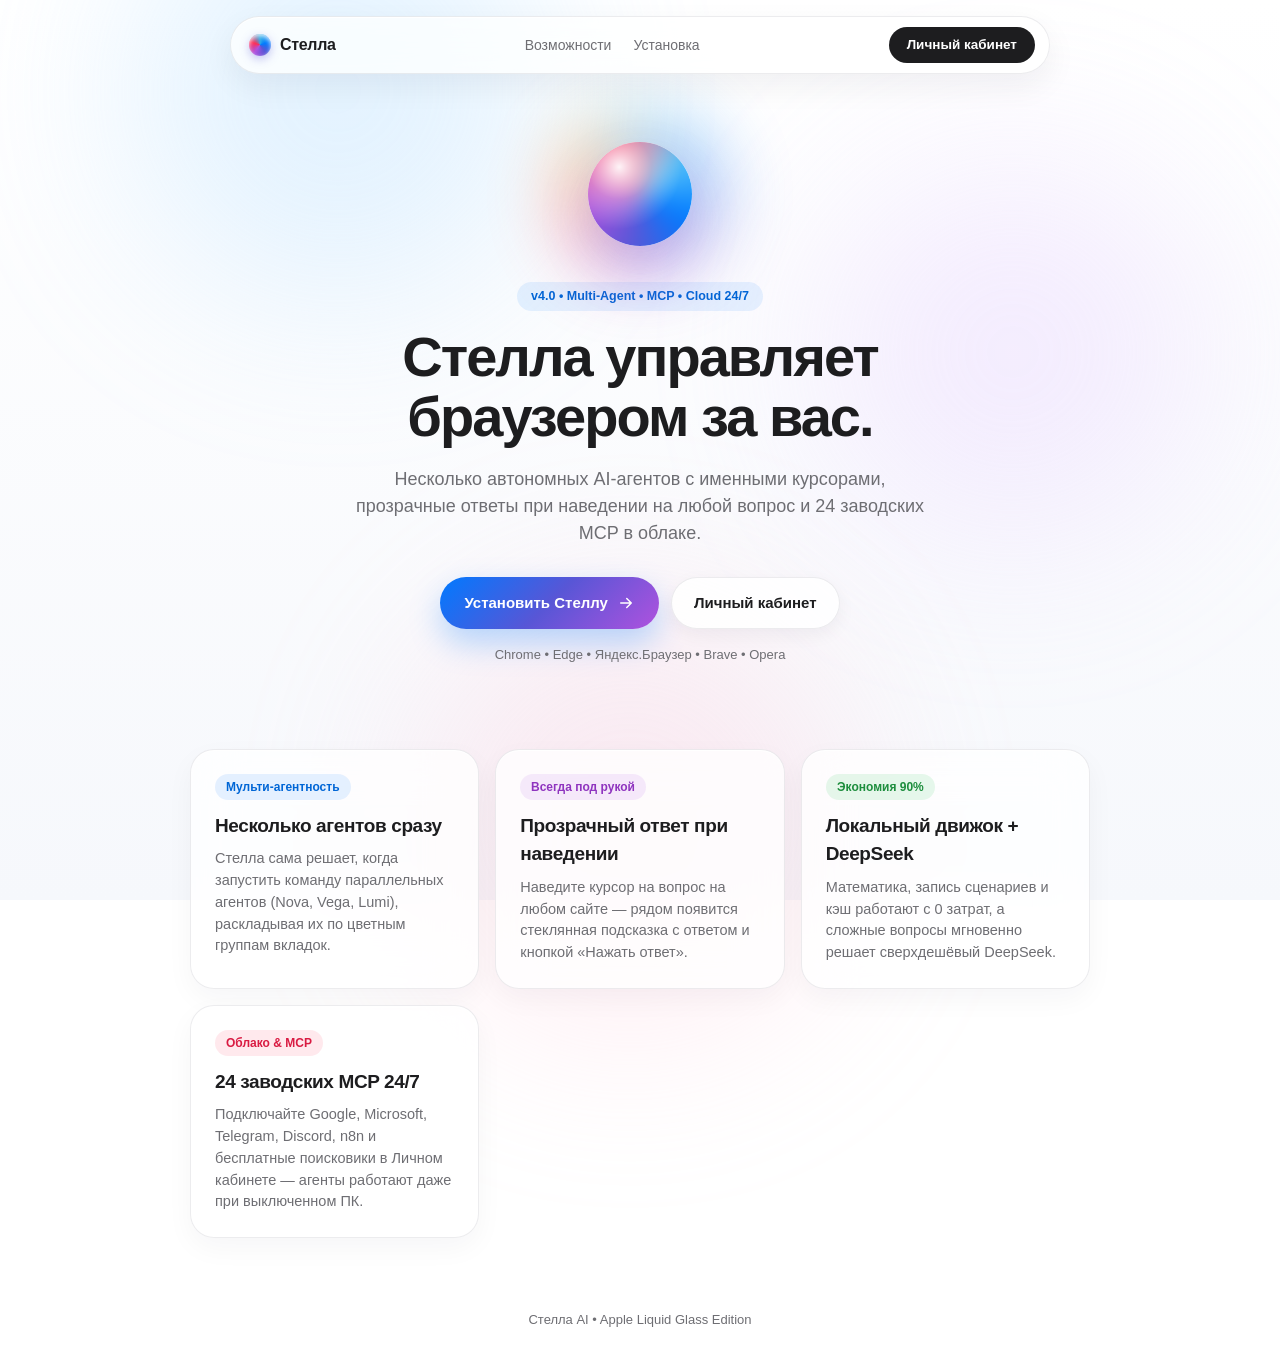
<file: index.html>
<!DOCTYPE html>
<html lang="ru">
<head>
  <meta charset="UTF-8" />
  <meta name="viewport" content="width=device-width, initial-scale=1.0" />
  <title>Стелла — AI-агент для браузера</title>
  <link rel="stylesheet" href="style.css" />
</head>
<body>
  <div class="aurora" aria-hidden="true">
    <div class="blob b1"></div>
    <div class="blob b2"></div>
    <div class="blob b3"></div>
  </div>

  <header class="nav-wrap">
    <nav class="nav-glass">
      <a href="index.html" class="nav-brand">
        <span class="mini-orb"></span>
        <span>Стелла</span>
      </a>
      <div class="nav-links">
        <a href="#features">Возможности</a>
        <a href="install.html">Установка</a>
      </div>
      <a href="account.html" class="nav-cta">Личный кабинет</a>
    </nav>
  </header>

  <main>
    <!-- Hero Section -->
    <section class="hero">
      <div class="orb-stage">
        <div class="orb-glow"></div>
        <div class="orb">
          <div class="orb-mesh"></div>
          <div class="orb-specular"></div>
        </div>
      </div>

      <span class="hero-pill">v4.0 • Multi-Agent • MCP • Cloud 24/7</span>
      <h1 class="hero-title">Стелла управляет браузером за вас.</h1>
      <p class="hero-sub">
        Несколько автономных AI-агентов с именными курсорами, прозрачные ответы при наведении на любой вопрос и 24 заводских MCP в облаке.
      </p>

      <div class="hero-actions">
        <a href="install.html" class="btn-primary">
          <span>Установить Стеллу</span>
          <svg viewBox="0 0 24 24" fill="none" stroke="currentColor" stroke-width="2" stroke-linecap="round" stroke-linejoin="round">
            <path d="M5 12h14m-6-6 6 6-6 6"/>
          </svg>
        </a>
        <a href="account.html" class="btn-secondary">
          Личный кабинет
        </a>
      </div>

      <p class="hero-note">Chrome • Edge • Яндекс.Браузер • Brave • Opera</p>
    </section>

    <!-- Features Bento -->
    <section class="section" id="features">
      <div class="bento">
        <article class="card">
          <div class="card-badge blue">Мульти-агентность</div>
          <h3>Несколько агентов сразу</h3>
          <p>Стелла сама решает, когда запустить команду параллельных агентов (Nova, Vega, Lumi), раскладывая их по цветным группам вкладок.</p>
        </article>

        <article class="card">
          <div class="card-badge purple">Всегда под рукой</div>
          <h3>Прозрачный ответ при наведении</h3>
          <p>Наведите курсор на вопрос на любом сайте — рядом появится стеклянная подсказка с ответом и кнопкой «Нажать ответ».</p>
        </article>

        <article class="card">
          <div class="card-badge green">Экономия 90%</div>
          <h3>Локальный движок + DeepSeek</h3>
          <p>Математика, запись сценариев и кэш работают с 0 затрат, а сложные вопросы мгновенно решает сверхдешёвый DeepSeek.</p>
        </article>

        <article class="card">
          <div class="card-badge pink">Облако & MCP</div>
          <h3>24 заводских MCP 24/7</h3>
          <p>Подключайте Google, Microsoft, Telegram, Discord, n8n и бесплатные поисковики в Личном кабинете — агенты работают даже при выключенном ПК.</p>
        </article>
      </div>
    </section>
  </main>

  <footer class="footer">
    <p>Стелла AI • Apple Liquid Glass Edition</p>
  </footer>

  <script src="app.js"></script>
</body>
</html>
</file>
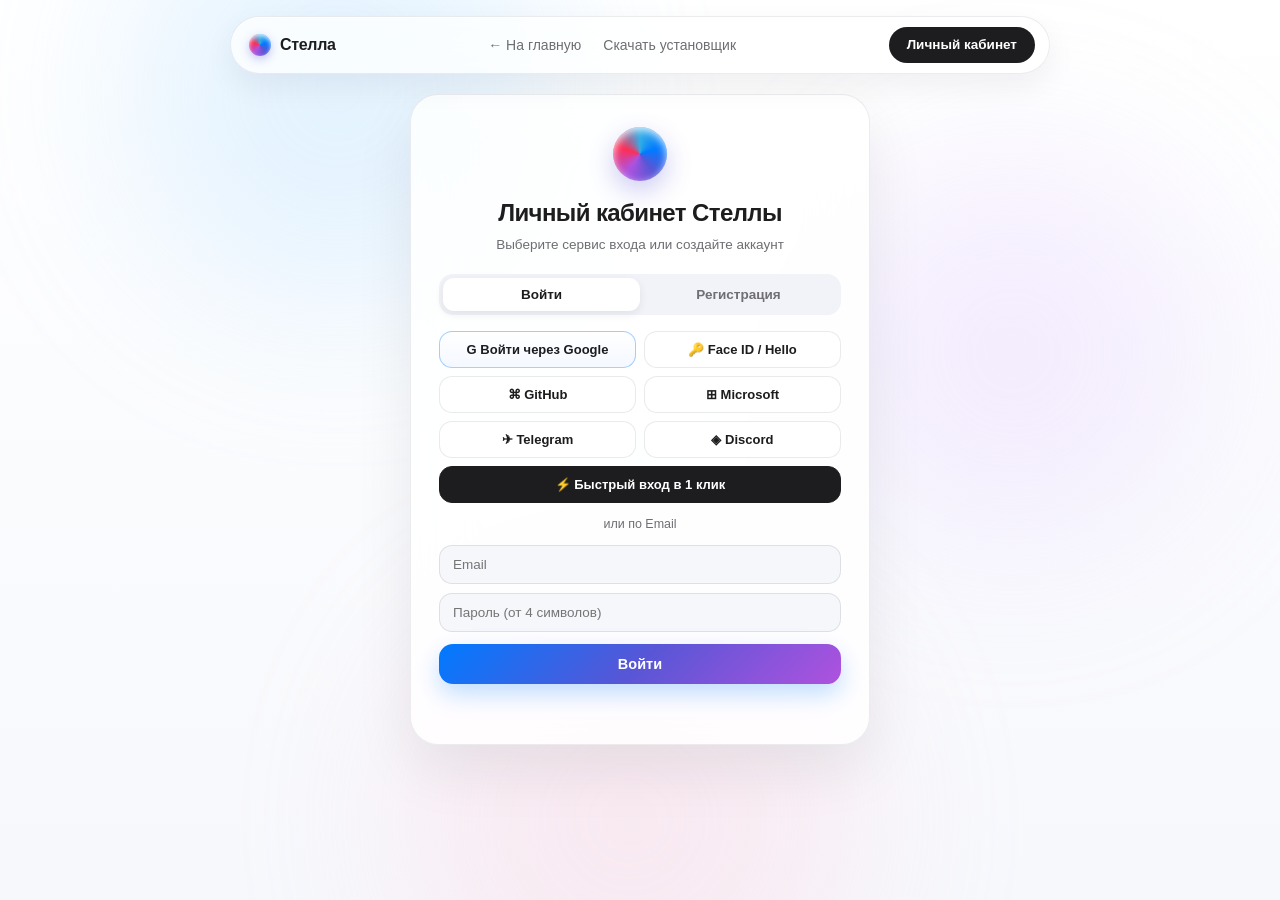
<file: account.html>
<!DOCTYPE html>
<html lang="ru">
<head>
  <meta charset="UTF-8" />
  <meta name="viewport" content="width=device-width, initial-scale=1.0" />
  <title>Личный кабинет — Стелла AI</title>
  <link rel="stylesheet" href="style.css" />
  <style>
    .account-shell {
      max-width: 920px;
      margin: 28px auto 64px;
      padding: 0 20px;
    }
    .auth-card {
      max-width: 460px;
      margin: 36px auto 0;
      padding: 32px 28px;
      border-radius: 28px;
      background: rgba(255, 255, 255, 0.86);
      backdrop-filter: blur(28px) saturate(190%);
      border: 1px solid rgba(15, 23, 42, 0.08);
      box-shadow: 0 24px 60px rgba(15, 23, 42, 0.08), inset 0 1px 0 rgba(255, 255, 255, 0.95);
      text-align: center;
    }
    .auth-orb {
      width: 54px;
      height: 54px;
      margin: 0 auto 14px;
      border-radius: 50%;
      background: conic-gradient(from 0deg, #32ade6, #007aff, #5856d6, #af52de, #ff2d55, #32ade6);
      box-shadow: 0 10px 26px rgba(88, 86, 214, 0.3), inset 0 3px 8px rgba(255, 255, 255, 0.85);
      animation: spin 7s linear infinite;
    }
    .segmented {
      display: grid;
      grid-template-columns: 1fr 1fr;
      padding: 4px;
      border-radius: 14px;
      background: #f1f3f8;
      margin: 18px 0 16px;
    }
    .seg-btn {
      padding: 9px 12px;
      border: none;
      border-radius: 11px;
      background: transparent;
      color: var(--muted);
      font-size: 13.5px;
      font-weight: 600;
      cursor: pointer;
      transition: all 0.22s ease;
    }
    .seg-btn.active {
      background: #ffffff;
      color: var(--text);
      box-shadow: 0 3px 10px rgba(15, 23, 42, 0.08);
    }
    .provider-grid {
      display: grid;
      grid-template-columns: 1fr 1fr;
      gap: 8px;
      margin-bottom: 12px;
    }
    .prov-btn {
      display: flex;
      align-items: center;
      justify-content: center;
      gap: 7px;
      padding: 10px 12px;
      border-radius: 13px;
      border: 1px solid rgba(15, 23, 42, 0.09);
      background: #ffffff;
      color: var(--text);
      font-size: 13px;
      font-weight: 600;
      cursor: pointer;
      transition: transform 0.2s var(--bounce), border-color 0.2s ease, box-shadow 0.2s ease;
    }
    .prov-btn:hover {
      transform: translateY(-1px);
      border-color: #007aff;
      box-shadow: 0 6px 16px rgba(0, 122, 255, 0.12);
    }
    .prov-btn.primary-dark {
      grid-column: 1 / -1;
      background: #1d1d1f;
      border-color: #1d1d1f;
      color: #ffffff;
    }
    .prov-btn.google-live {
      border-color: rgba(0, 122, 255, 0.35);
      background: linear-gradient(180deg, #ffffff, #f4f8ff);
    }
    .auth-fields {
      display: flex;
      flex-direction: column;
      gap: 9px;
      text-align: left;
      margin-top: 10px;
    }
    .auth-fields input, .auth-fields select {
      width: 100%;
      padding: 11px 13px;
      border-radius: 13px;
      border: 1px solid rgba(15, 23, 42, 0.1);
      background: #f6f7fb;
      color: var(--text);
      font-size: 13.5px;
      outline: none;
    }
    .auth-fields input:focus, .auth-fields select:focus {
      border-color: #007aff;
      background: #ffffff;
    }
    .auth-submit {
      width: 100%;
      margin-top: 12px;
      padding: 12px;
      border-radius: 14px;
      border: none;
      background: linear-gradient(135deg, #007aff, #5856d6, #af52de);
      color: #fff;
      font-size: 14.5px;
      font-weight: 600;
      cursor: pointer;
      box-shadow: 0 10px 24px rgba(0, 122, 255, 0.25);
    }
    .ws-tabs {
      display: inline-flex;
      gap: 6px;
      padding: 5px;
      border-radius: 999px;
      background: #f1f3f8;
      margin-bottom: 18px;
    }
    .ws-tab {
      padding: 8px 16px;
      border-radius: 999px;
      border: none;
      background: transparent;
      color: var(--muted);
      font-size: 13.5px;
      font-weight: 600;
      cursor: pointer;
      transition: all 0.2s ease;
    }
    .ws-tab.active {
      background: #ffffff;
      color: var(--text);
      box-shadow: 0 3px 10px rgba(15, 23, 42, 0.08);
    }
  </style>
</head>
<body>
  <div class="aurora" aria-hidden="true">
    <div class="blob b1"></div>
    <div class="blob b2"></div>
    <div class="blob b3"></div>
  </div>

  <header class="nav-wrap">
    <nav class="nav-glass">
      <a href="index.html" class="nav-brand">
        <span class="mini-orb"></span>
        <span>Стелла</span>
      </a>
      <div class="nav-links">
        <a href="index.html">← На главную</a>
        <a href="downloads/Stella-Installer.bat" download>Скачать установщик</a>
      </div>
      <span class="nav-cta" id="headerUserChip">Личный кабинет</span>
    </nav>
  </header>

  <main class="account-shell">
    <!-- 1. DEDICATED AUTH CARD (LOGIN / REGISTER + APP PICKER) -->
    <section id="authView" class="auth-card">
      <div class="auth-orb"></div>
      <h1 style="font-size:24px;font-weight:700;letter-spacing:-0.025em;">Личный кабинет Стеллы</h1>
      <p style="font-size:13.5px;color:var(--muted);margin-top:4px;">Выберите сервис входа или создайте аккаунт</p>

      <div class="segmented">
        <button class="seg-btn active" id="tabLogin">Войти</button>
        <button class="seg-btn" id="tabRegister">Регистрация</button>
      </div>

      <!-- App / Provider Picker -->
      <div class="provider-grid">
        <button class="prov-btn google-live" data-oauth="google">G Войти через Google</button>
        <button class="prov-btn" id="passkeyBtn">🔑 Face ID / Hello</button>
        <button class="prov-btn" data-oauth="github">⌘ GitHub</button>
        <button class="prov-btn" data-oauth="microsoft">⊞ Microsoft</button>
        <button class="prov-btn" data-oauth="telegram">✈ Telegram</button>
        <button class="prov-btn" data-oauth="discord">◈ Discord</button>
        <button class="prov-btn primary-dark" id="quickOneClickBtn">⚡ Быстрый вход в 1 клик</button>
      </div>

      <div class="divider"><span>или по Email</span></div>

      <div class="auth-fields">
        <input type="text" id="siteName" class="reg-only hidden" placeholder="Ваше имя" />
        <input type="email" id="siteEmail" placeholder="Email" />
        <input type="password" id="sitePass" placeholder="Пароль (от 4 символов)" />
        <select id="siteCountry" class="reg-only hidden">
          <option value="KZ">🇰🇿 Казахстан — Kundelik.kz, BilimLand, eGov</option>
          <option value="RU" selected>🇷🇺 Россия — Дневник.ру, МЭШ, Госуслуги</option>
          <option value="OTHER">🌍 Другая страна — Global Workspace</option>
        </select>
        <label class="consent-row reg-only hidden">
          <input type="checkbox" id="siteConsent" checked />
          <span>Даю согласие на запуск облачных задач и подключение официальных MCP/API.</span>
        </label>
      </div>

      <button class="auth-submit" id="authSubmitBtn">Войти</button>
      <p id="siteAuthStatus" class="status-msg"></p>
    </section>

    <!-- 2. DEDICATED PERSONAL ACCOUNT WORKSPACE (WHEN SIGNED IN) -->
    <section id="dashView" class="glass-panel hidden" style="text-align:left;">
      <div class="dash-top">
        <div>
          <h2 id="dashUserTitle" style="font-size:24px;">Личный кабинет</h2>
          <p id="dashUserMeta" class="panel-sub" style="margin:2px 0 0;"></p>
        </div>
        <button class="btn-small" id="siteLogoutBtn">Выйти</button>
      </div>

      <div class="ws-tabs" id="wsTabs">
        <button class="ws-tab active" data-ws="agents">☁️ Облачные агенты</button>
        <button class="ws-tab" data-ws="mcps">🏭 Заводские MCP (24)</button>
        <button class="ws-tab" data-ws="profile">👤 Профиль и регион</button>
      </div>

      <!-- TAB 1: Cloud Agents 24/7 -->
      <div id="ws-agents">
        <div class="dash-grid">
          <div class="sub-card">
            <h4>☁️ Запустить облачного агента (24/7)</h4>
            <select id="cloudAgentRole">
              <option value="manus">🧠 Manus Research Agent (Автономный)</option>
              <option value="google">🔵 Google Workspace Agent</option>
              <option value="microsoft">🟦 Microsoft 365 Agent</option>
              <option value="mail">✉️ Почтовый агент (Все почты)</option>
              <option value="messengers">💬 Мессенджер-агент (TG/WhatsApp/Discord)</option>
              <option value="search">🔎 Поисковый агент (Wiki/DuckDuckGo/Web)</option>
              <option value="automation">⚡ Агент автоматизаций (n8n/Make/GitHub)</option>
              <option value="study">🎓 Учебный агент (Kundelik/Дневник.ру)</option>
            </select>
            <textarea id="cloudPrompt" rows="3" placeholder="Напишите задачу — она выполнится в облаке даже при выключенном ПК..."></textarea>
            <button class="btn-small primary" id="runCloudTaskBtn" style="margin-top:6px;width:100%;">Запустить в облаке</button>
          </div>
          <div class="sub-card">
            <h4>📋 История облачных задач</h4>
            <div id="cloudTasksList" class="tasks-list" style="max-height:260px;"></div>
          </div>
        </div>
      </div>

      <!-- TAB 2: Factory MCP Store (24) -->
      <div id="ws-mcps" class="hidden">
        <div class="browser-tabs" id="mcpFilterTabs" style="justify-content:flex-start;margin-bottom:14px;">
          <button class="b-tab active" data-cat="all">Все (24)</button>
          <button class="b-tab" data-cat="builtin">Бесплатные (0-клик)</button>
          <button class="b-tab" data-cat="google">Google</button>
          <button class="b-tab" data-cat="microsoft">Microsoft</button>
          <button class="b-tab" data-cat="messengers">Мессенджеры</button>
          <button class="b-tab" data-cat="mail">Почта</button>
          <button class="b-tab" data-cat="search">Поисковики</button>
          <button class="b-tab" data-cat="agents">Manus & Агенты</button>
          <button class="b-tab" data-cat="automation">Автоматизации</button>
        </div>
        <div id="mcpCatalogGrid" class="mcp-grid"></div>
      </div>

      <!-- TAB 3: Profile, Region & Connected MCPs -->
      <div id="ws-profile" class="hidden">
        <div class="dash-grid">
          <div class="sub-card">
            <h4>🌍 Региональные сервисы</h4>
            <div class="presets-row" id="dashPresets"></div>
            <p style="font-size:12.5px;color:var(--muted);">Эти сервисы автоматически учитываются агентами Стеллы в вашем профиле.</p>
          </div>
          <div class="sub-card">
            <h4>🔌 Активные подключения</h4>
            <div id="connsList" class="tasks-list" style="max-height:240px;"></div>
          </div>
        </div>
      </div>
    </section>
  </main>

  <script src="account.js"></script>
</body>
</html>
</file>
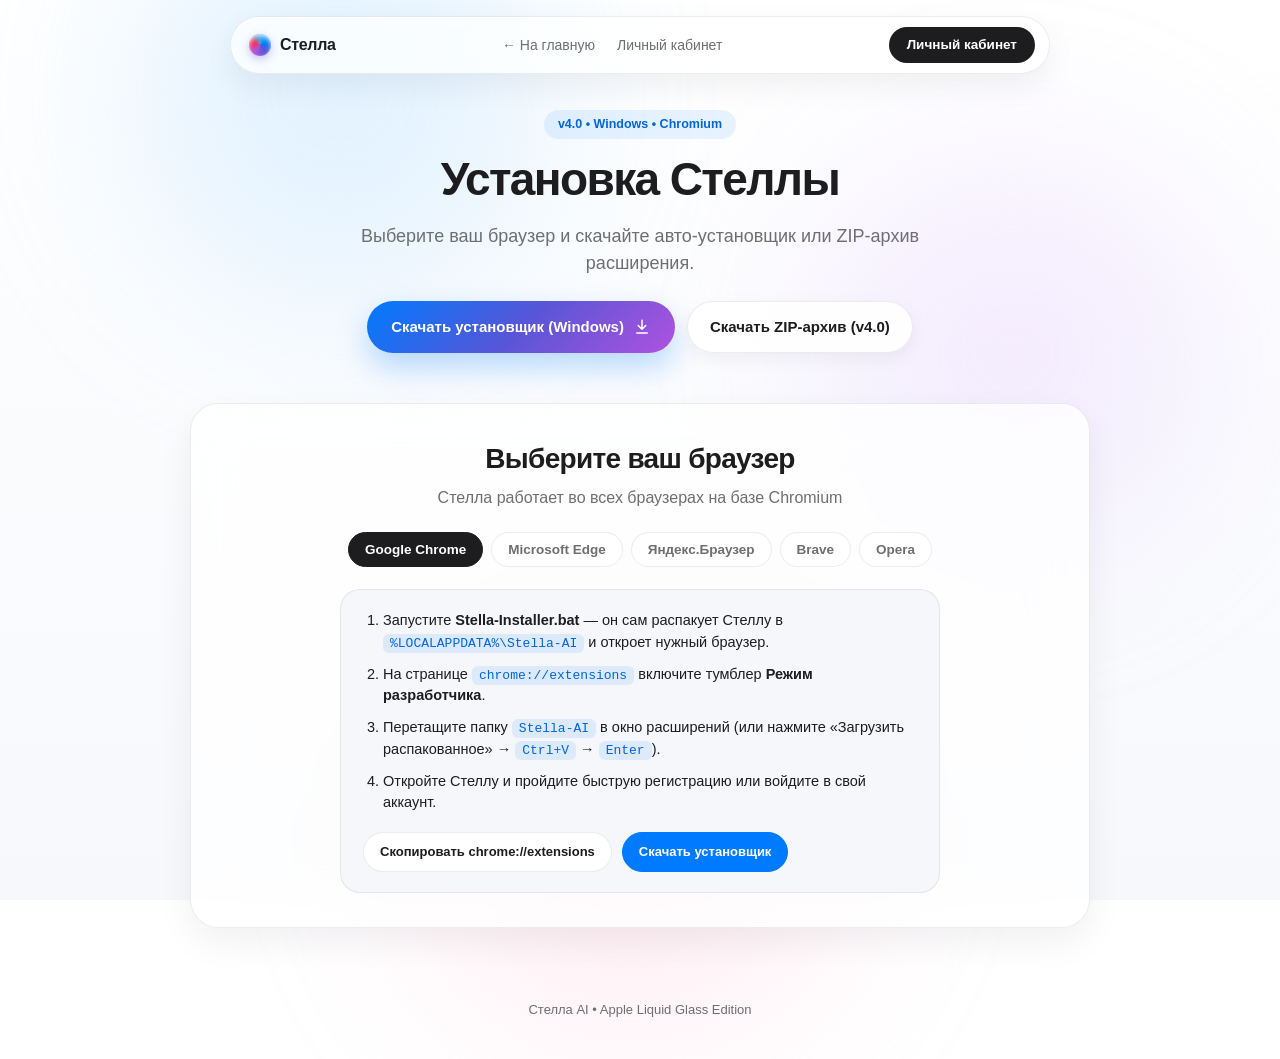
<file: install.html>
<!DOCTYPE html>
<html lang="ru">
<head>
  <meta charset="UTF-8" />
  <meta name="viewport" content="width=device-width, initial-scale=1.0" />
  <title>Установка и скачивание — Стелла AI</title>
  <link rel="stylesheet" href="style.css" />
</head>
<body>
  <div class="aurora" aria-hidden="true">
    <div class="blob b1"></div>
    <div class="blob b2"></div>
    <div class="blob b3"></div>
  </div>

  <header class="nav-wrap">
    <nav class="nav-glass">
      <a href="index.html" class="nav-brand">
        <span class="mini-orb"></span>
        <span>Стелла</span>
      </a>
      <div class="nav-links">
        <a href="index.html">← На главную</a>
        <a href="account.html">Личный кабинет</a>
      </div>
      <a href="account.html" class="nav-cta">Личный кабинет</a>
    </nav>
  </header>

  <main>
    <section class="hero" style="padding:52px 20px 24px;">
      <span class="hero-pill">v4.0 • Windows • Chromium</span>
      <h1 class="hero-title" style="font-size:clamp(30px,4.8vw,46px);">Установка Стеллы</h1>
      <p class="hero-sub" style="margin-bottom:24px;">
        Выберите ваш браузер и скачайте авто-установщик или ZIP-архив расширения.
      </p>
      <div class="hero-actions">
        <a href="downloads/Stella-Installer.bat" download class="btn-primary">
          <span>Скачать установщик (Windows)</span>
          <svg viewBox="0 0 24 24" fill="none" stroke="currentColor" stroke-width="2" stroke-linecap="round" stroke-linejoin="round">
            <path d="M12 3v12m0 0l-5-5m5 5l5-5M5 20h14"/>
          </svg>
        </a>
        <a href="downloads/stella-extension.zip" download class="btn-secondary">
          Скачать ZIP-архив (v4.0)
        </a>
      </div>
    </section>

    <section class="section" style="padding-top:10px;">
      <div class="glass-panel">
        <h2>Выберите ваш браузер</h2>
        <p class="panel-sub">Стелла работает во всех браузерах на базе Chromium</p>

        <div class="browser-tabs" id="browserTabs">
          <button class="b-tab active" data-browser="chrome">Google Chrome</button>
          <button class="b-tab" data-browser="edge">Microsoft Edge</button>
          <button class="b-tab" data-browser="yandex">Яндекс.Браузер</button>
          <button class="b-tab" data-browser="brave">Brave</button>
          <button class="b-tab" data-browser="opera">Opera</button>
        </div>

        <div class="install-box">
          <ol class="steps">
            <li>Запустите <strong>Stella-Installer.bat</strong> — он сам распакует Стеллу в <code>%LOCALAPPDATA%\Stella-AI</code> и откроет нужный браузер.</li>
            <li>На странице <code id="extUrl">chrome://extensions</code> включите тумблер <strong>Режим разработчика</strong>.</li>
            <li>Перетащите папку <code>Stella-AI</code> в окно расширений (или нажмите «Загрузить распакованное» → <code>Ctrl+V</code> → <code>Enter</code>).</li>
            <li>Откройте Стеллу и пройдите быструю регистрацию или войдите в свой аккаунт.</li>
          </ol>
          <div class="install-actions">
            <button class="btn-small" id="copyUrlBtn">Скопировать chrome://extensions</button>
            <a href="downloads/Stella-Installer.bat" download class="btn-small primary">Скачать установщик</a>
          </div>
        </div>
      </div>
    </section>
  </main>

  <footer class="footer">
    <p>Стелла AI • Apple Liquid Glass Edition</p>
  </footer>

  <script src="app.js"></script>
</body>
</html>
</file>
<file: style.css>
:root {
  --bg: #ffffff;
  --text: #1d1d1f;
  --muted: #6e6e73;
  --border: rgba(15, 23, 42, 0.08);
  --glass: rgba(255, 255, 255, 0.78);
  --spring: cubic-bezier(0.22, 1, 0.36, 1);
  --bounce: cubic-bezier(0.34, 1.56, 0.64, 1);
}

*, *::before, *::after {
  box-sizing: border-box;
  margin: 0;
  padding: 0;
}

html {
  scroll-behavior: smooth;
}

body {
  background: var(--bg);
  color: var(--text);
  font-family: -apple-system, BlinkMacSystemFont, "SF Pro Display", "SF Pro Text", "Segoe UI", Roboto, sans-serif;
  -webkit-font-smoothing: antialiased;
  line-height: 1.5;
  overflow-x: hidden;
}

.aurora {
  position: fixed;
  inset: 0;
  z-index: -1;
  pointer-events: none;
  background: linear-gradient(180deg, #ffffff 0%, #f6f8fc 100%);
}

.blob {
  position: absolute;
  border-radius: 50%;
  filter: blur(90px);
  opacity: 0.28;
}

.b1 { width: 420px; height: 420px; top: -120px; left: 10%; background: #9fd5ff; animation: drift 16s ease-in-out infinite alternate; }
.b2 { width: 380px; height: 380px; top: 18%; right: 6%; background: #dfc2ff; animation: drift 19s ease-in-out infinite alternate-reverse; }
.b3 { width: 440px; height: 440px; bottom: -140px; left: 32%; background: #ffc4d6; animation: drift 22s ease-in-out infinite alternate; }

@keyframes drift {
  0% { transform: translate(0, 0) scale(1); }
  100% { transform: translate(40px, 32px) scale(1.12); }
}

/* Navbar */
.nav-wrap {
  position: sticky;
  top: 16px;
  z-index: 50;
  display: flex;
  justify-content: center;
  padding: 0 16px;
}

.nav-glass {
  width: 100%;
  max-width: 820px;
  display: flex;
  align-items: center;
  justify-content: space-between;
  padding: 10px 14px 10px 18px;
  border-radius: 999px;
  background: rgba(255, 255, 255, 0.78);
  backdrop-filter: blur(26px) saturate(180%);
  border: 1px solid var(--border);
  box-shadow: 0 12px 32px rgba(15, 23, 42, 0.06), inset 0 1px 0 rgba(255, 255, 255, 0.95);
}

.nav-brand {
  display: inline-flex;
  align-items: center;
  gap: 9px;
  text-decoration: none;
  color: var(--text);
  font-weight: 600;
  font-size: 16px;
  letter-spacing: -0.02em;
}

.mini-orb {
  width: 22px;
  height: 22px;
  border-radius: 50%;
  background: conic-gradient(from 0deg, #32ade6, #007aff, #5856d6, #af52de, #ff2d55, #32ade6);
  box-shadow: 0 3px 10px rgba(88, 86, 214, 0.35), inset 0 2px 4px rgba(255, 255, 255, 0.8);
  animation: spin 7s linear infinite;
}

.nav-links {
  display: flex;
  gap: 22px;
}

.nav-links a {
  text-decoration: none;
  color: var(--muted);
  font-size: 14px;
  font-weight: 500;
  transition: color 0.2s ease;
}

.nav-links a:hover {
  color: var(--text);
}

.nav-cta {
  padding: 8px 18px;
  border-radius: 999px;
  background: #1d1d1f;
  color: #ffffff;
  text-decoration: none;
  font-size: 13.5px;
  font-weight: 600;
  transition: transform 0.25s var(--bounce), background 0.2s ease;
}

.nav-cta:hover {
  background: #007aff;
  transform: scale(1.04);
}

/* Hero */
.hero {
  max-width: 780px;
  margin: 0 auto;
  padding: 76px 20px 56px;
  text-align: center;
  display: flex;
  flex-direction: column;
  align-items: center;
}

.orb-stage {
  position: relative;
  width: 120px;
  height: 120px;
  margin-bottom: 28px;
  display: flex;
  align-items: center;
  justify-content: center;
}

.orb-glow {
  position: absolute;
  inset: -26px;
  border-radius: 50%;
  background: conic-gradient(from 0deg, #32ade6, #007aff, #5856d6, #af52de, #ff2d55, #ff9500, #32ade6);
  filter: blur(34px);
  opacity: 0.36;
  animation: spin 9s linear infinite;
}

.orb {
  position: relative;
  width: 104px;
  height: 104px;
  border-radius: 50%;
  overflow: hidden;
  background: #fff;
  box-shadow: 0 24px 50px rgba(88, 86, 214, 0.22), inset 0 0 0 2px rgba(255, 255, 255, 0.85);
  animation: float 4.6s ease-in-out infinite;
}

.orb-mesh {
  position: absolute;
  inset: -35%;
  background: conic-gradient(from 45deg, #5ac8fa, #007aff, #5856d6, #af52de, #ff2d55, #5ac8fa);
  filter: blur(12px);
  animation: spin 6.5s linear infinite;
}

.orb-specular {
  position: absolute;
  inset: 0;
  background: radial-gradient(circle at 30% 24%, rgba(255, 255, 255, 0.94), rgba(255, 255, 255, 0.3) 30%, transparent 58%);
}

@keyframes spin { to { transform: rotate(360deg); } }
@keyframes float {
  0%, 100% { transform: translateY(0); }
  50% { transform: translateY(-8px); }
}

.hero-pill {
  padding: 5px 14px;
  border-radius: 999px;
  background: rgba(0, 122, 255, 0.09);
  color: #0066d6;
  font-size: 12.5px;
  font-weight: 600;
  margin-bottom: 16px;
}

.hero-title {
  font-size: clamp(34px, 5.5vw, 56px);
  font-weight: 700;
  letter-spacing: -0.035em;
  line-height: 1.08;
  margin-bottom: 18px;
}

.hero-sub {
  font-size: 18px;
  color: var(--muted);
  max-width: 580px;
  margin-bottom: 30px;
}

.hero-actions {
  display: flex;
  flex-wrap: wrap;
  justify-content: center;
  gap: 12px;
  margin-bottom: 16px;
}

.btn-primary {
  display: inline-flex;
  align-items: center;
  gap: 9px;
  padding: 14px 24px;
  border-radius: 999px;
  background: linear-gradient(135deg, #007aff, #5856d6, #af52de);
  color: #ffffff;
  text-decoration: none;
  font-size: 15px;
  font-weight: 600;
  box-shadow: 0 14px 32px rgba(0, 122, 255, 0.28);
  transition: transform 0.28s var(--bounce), filter 0.2s ease;
}

.btn-primary svg { width: 18px; height: 18px; }
.btn-primary:hover { transform: translateY(-2px) scale(1.02); filter: brightness(1.06); }

.btn-secondary {
  display: inline-flex;
  align-items: center;
  padding: 14px 22px;
  border-radius: 999px;
  background: rgba(255, 255, 255, 0.85);
  border: 1px solid var(--border);
  color: var(--text);
  text-decoration: none;
  font-size: 15px;
  font-weight: 600;
  box-shadow: 0 6px 18px rgba(15, 23, 42, 0.05);
  transition: transform 0.25s var(--bounce), border-color 0.2s ease;
}

.btn-secondary:hover { transform: translateY(-2px); border-color: rgba(15, 23, 42, 0.2); }

.hero-note {
  font-size: 13px;
  color: var(--muted);
}

/* Sections & Bento */
.section {
  max-width: 940px;
  margin: 0 auto;
  padding: 28px 20px 44px;
}

.bento {
  display: grid;
  grid-template-columns: repeat(auto-fit, minmax(260px, 1fr));
  gap: 16px;
}

.card {
  padding: 24px;
  border-radius: 24px;
  background: var(--glass);
  backdrop-filter: blur(24px);
  border: 1px solid var(--border);
  box-shadow: 0 10px 28px rgba(15, 23, 42, 0.04), inset 0 1px 0 rgba(255, 255, 255, 0.95);
  transition: transform 0.35s var(--bounce), box-shadow 0.3s ease;
}

.card:hover {
  transform: translateY(-4px);
  box-shadow: 0 18px 40px rgba(15, 23, 42, 0.08);
}

.card-badge {
  display: inline-block;
  padding: 4px 11px;
  border-radius: 999px;
  font-size: 12px;
  font-weight: 600;
  margin-bottom: 12px;
}

.card-badge.blue { background: rgba(0, 122, 255, 0.1); color: #0066d6; }
.card-badge.purple { background: rgba(175, 82, 222, 0.11); color: #8f34bf; }
.card-badge.green { background: rgba(52, 199, 89, 0.12); color: #1e8e3e; }
.card-badge.pink { background: rgba(255, 45, 85, 0.1); color: #d91b42; }

.card h3 {
  font-size: 19px;
  font-weight: 600;
  letter-spacing: -0.02em;
  margin-bottom: 8px;
}

.card p {
  font-size: 14.5px;
  color: var(--muted);
}

/* Browser Selector Glass Panel */
.glass-panel {
  padding: 34px 28px;
  border-radius: 28px;
  background: var(--glass);
  backdrop-filter: blur(26px);
  border: 1px solid var(--border);
  box-shadow: 0 14px 36px rgba(15, 23, 42, 0.06);
  text-align: center;
}

.glass-panel h2 {
  font-size: 28px;
  font-weight: 700;
  letter-spacing: -0.025em;
  margin-bottom: 6px;
}

.panel-sub {
  color: var(--muted);
  margin-bottom: 22px;
}

.browser-tabs {
  display: flex;
  flex-wrap: wrap;
  justify-content: center;
  gap: 8px;
  margin-bottom: 22px;
}

.b-tab {
  padding: 9px 16px;
  border-radius: 999px;
  border: 1px solid var(--border);
  background: #ffffff;
  color: var(--muted);
  font-size: 13.5px;
  font-weight: 600;
  cursor: pointer;
  transition: all 0.25s var(--spring);
}

.b-tab.active, .b-tab:hover {
  background: #1d1d1f;
  border-color: #1d1d1f;
  color: #ffffff;
}

.install-box {
  text-align: left;
  max-width: 600px;
  margin: 0 auto;
  padding: 20px 22px;
  border-radius: 20px;
  background: #f6f7fb;
  border: 1px solid var(--border);
}

.steps {
  padding-left: 20px;
  display: flex;
  flex-direction: column;
  gap: 10px;
  font-size: 14.5px;
  margin-bottom: 18px;
}

.steps code {
  background: rgba(0, 122, 255, 0.1);
  color: #0066d6;
  padding: 2px 7px;
  border-radius: 6px;
  font-family: ui-monospace, SFMono-Regular, Menlo, Consolas, monospace;
  font-size: 13px;
}

.install-actions {
  display: flex;
  flex-wrap: wrap;
  gap: 10px;
}

.btn-small {
  padding: 9px 16px;
  border-radius: 999px;
  border: 1px solid var(--border);
  background: #ffffff;
  color: var(--text);
  font-size: 13px;
  font-weight: 600;
  cursor: pointer;
  text-decoration: none;
  transition: all 0.2s ease;
}

.btn-small.primary {
  background: #007aff;
  border-color: #007aff;
  color: #ffffff;
}

.footer {
  text-align: center;
  padding: 28px 16px 40px;
  color: var(--muted);
  font-size: 13px;
}

@media (max-width: 600px) {
  .nav-links { display: none; }
}

/* Stella Cloud Auth & Dashboard */
.hidden { display: none !important; }
.cloud-box { max-width: 760px; margin: 0 auto; text-align: left; }
.oauth-row { display: flex; flex-wrap: wrap; justify-content: center; gap: 10px; margin-bottom: 14px; }
.oauth-btn {
  padding: 9px 18px; border-radius: 999px; border: 1px solid var(--border);
  background: #ffffff; color: var(--text); font-size: 13.5px; font-weight: 600;
  cursor: pointer; box-shadow: 0 4px 12px rgba(15, 23, 42, 0.04); transition: transform 0.2s var(--bounce);
}
.oauth-btn:hover { transform: translateY(-2px); border-color: #007aff; }
.divider { text-align: center; margin: 12px 0; color: var(--muted); font-size: 12.5px; }
.form-grid { display: grid; grid-template-columns: repeat(auto-fit, minmax(220px, 1fr)); gap: 10px; }
.cloud-box input[type="text"], .cloud-box input[type="email"], .cloud-box input[type="password"], .cloud-box select, .cloud-box textarea {
  width: 100%; padding: 10px 13px; border-radius: 13px; border: 1px solid var(--border);
  background: #f6f7fb; color: var(--text); font-family: inherit; font-size: 13.5px; outline: none;
}
.cloud-box input:focus, .cloud-box select:focus, .cloud-box textarea:focus { border-color: #007aff; background: #fff; }
.consent-row { display: flex; align-items: flex-start; gap: 8px; margin-top: 12px; font-size: 12.5px; color: var(--muted); cursor: pointer; }
.status-msg { text-align: center; margin-top: 10px; font-size: 13px; color: #0066d6; min-height: 18px; }
.dash-top { display: flex; align-items: center; justify-content: space-between; gap: 12px; margin-bottom: 12px; }
.presets-row { display: flex; flex-wrap: wrap; gap: 6px; margin-bottom: 16px; }
.preset-chip { padding: 4px 11px; border-radius: 999px; background: rgba(0, 122, 255, 0.09); color: #0066d6; font-size: 12px; font-weight: 600; }
.dash-grid { display: grid; grid-template-columns: repeat(auto-fit, minmax(290px, 1fr)); gap: 14px; }
.sub-card { padding: 16px; border-radius: 20px; background: #f6f7fb; border: 1px solid var(--border); display: flex; flex-direction: column; gap: 8px; }
.sub-card h4 { font-size: 15px; font-weight: 600; margin-bottom: 2px; }
.tasks-list { display: flex; flex-direction: column; gap: 8px; margin-top: 8px; max-height: 240px; overflow-y: auto; }
.task-item { padding: 10px 12px; border-radius: 13px; background: #ffffff; border: 1px solid var(--border); font-size: 13px; }
.task-item strong { display: block; margin-bottom: 4px; color: var(--text); }
.task-item p { color: var(--muted); white-space: pre-wrap; font-size: 12.5px; }
.mcp-grid { display: grid; grid-template-columns: repeat(auto-fill, minmax(215px, 1fr)); gap: 10px; }
.mcp-card {
  padding: 13px; border-radius: 16px; background: #ffffff; border: 1px solid var(--border);
  display: flex; flex-direction: column; justify-content: space-between; gap: 8px;
  box-shadow: 0 4px 12px rgba(15, 23, 42, 0.03);
}
.mcp-card-head { display: flex; align-items: center; justify-content: space-between; gap: 6px; }
.mcp-card-title { font-size: 13.5px; font-weight: 600; color: var(--text); }
.mcp-badge { font-size: 10.5px; font-weight: 600; padding: 2px 7px; border-radius: 999px; background: rgba(0, 122, 255, 0.09); color: #0066d6; }
.mcp-badge.free { background: rgba(52, 199, 89, 0.14); color: #1e8e3e; }
.mcp-card-desc { font-size: 12px; color: var(--muted); line-height: 1.4; }
.mcp-card-fields { display: flex; flex-direction: column; gap: 5px; margin-top: 4px; }
.mcp-card-fields input { padding: 6px 9px !important; font-size: 12px !important; border-radius: 9px !important; }
</file>
